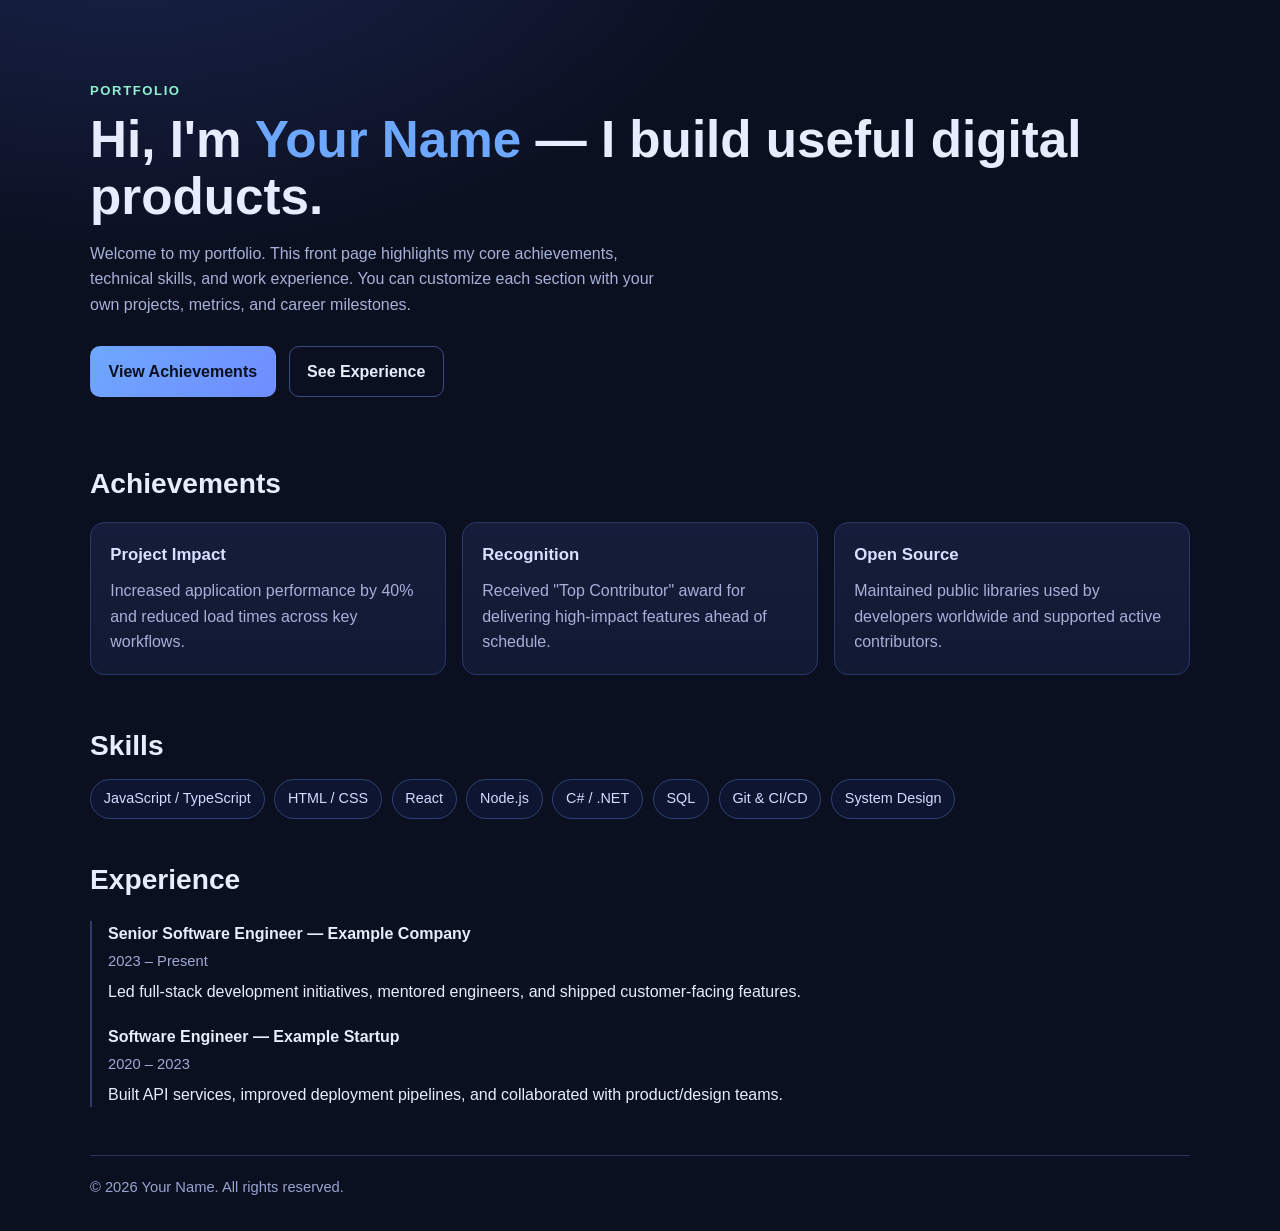
<file: index.html>
<!DOCTYPE html>
<html lang="en">
<head>
  <meta charset="UTF-8" />
  <meta name="viewport" content="width=device-width, initial-scale=1.0" />
  <title>My Portfolio</title>
  <style>
    :root {
      --bg: #0b1020;
      --panel: #121933;
      --text: #e8ecff;
      --muted: #a7b0d6;
      --accent: #6ea8fe;
      --accent-2: #8ef0d0;
      --ring: rgba(110, 168, 254, 0.35);
    }

    * { box-sizing: border-box; }

    body {
      margin: 0;
      font-family: Inter, "Segoe UI", Roboto, Helvetica, Arial, sans-serif;
      background: radial-gradient(1200px 700px at 10% -10%, #1b2550 0%, var(--bg) 55%);
      color: var(--text);
      line-height: 1.6;
    }

    .container {
      width: min(1100px, 92%);
      margin: 0 auto;
    }

    header {
      padding: 5rem 0 4rem;
    }

    .kicker {
      letter-spacing: 0.12em;
      text-transform: uppercase;
      color: var(--accent-2);
      font-weight: 600;
      font-size: 0.82rem;
      margin-bottom: 0.7rem;
    }

    h1 {
      font-size: clamp(2rem, 4vw, 3.6rem);
      line-height: 1.1;
      margin: 0 0 1rem;
    }

    .hero-text {
      max-width: 65ch;
      color: var(--muted);
      margin-bottom: 1.8rem;
    }

    .btn-row {
      display: flex;
      flex-wrap: wrap;
      gap: 0.8rem;
    }

    .btn {
      display: inline-block;
      padding: 0.72rem 1.1rem;
      border-radius: 10px;
      text-decoration: none;
      font-weight: 600;
      border: 1px solid transparent;
      transition: 0.2s ease;
    }

    .btn-primary {
      background: linear-gradient(135deg, var(--accent), #6f8cff);
      color: #0a0f1f;
    }

    .btn-secondary {
      color: var(--text);
      background: transparent;
      border-color: #3b4b80;
    }

    .btn:hover {
      transform: translateY(-2px);
      box-shadow: 0 8px 20px var(--ring);
    }

    .grid {
      display: grid;
      grid-template-columns: repeat(auto-fit, minmax(240px, 1fr));
      gap: 1rem;
      margin: 1rem 0 3rem;
    }

    .card {
      background: linear-gradient(180deg, #151d3a, var(--panel));
      border: 1px solid #2a3768;
      border-radius: 14px;
      padding: 1.2rem;
    }

    .card h3 {
      margin-top: 0;
      margin-bottom: 0.55rem;
      font-size: 1.05rem;
      color: #d8e2ff;
    }

    .card p { margin: 0; color: var(--muted); }

    .section-title {
      margin: 0 0 0.7rem;
      font-size: clamp(1.35rem, 2.2vw, 2rem);
    }

    .pill-wrap {
      display: flex;
      flex-wrap: wrap;
      gap: 0.6rem;
    }

    .pill {
      padding: 0.45rem 0.8rem;
      border-radius: 999px;
      border: 1px solid #304072;
      background: #0e1530;
      color: #d3dcff;
      font-size: 0.9rem;
    }

    .timeline {
      margin: 1.2rem 0 3rem;
      border-left: 2px solid #2d3b6a;
      padding-left: 1rem;
    }

    .timeline-item {
      margin-bottom: 1.2rem;
    }

    .timeline-item h4 {
      margin: 0 0 0.2rem;
      font-size: 1rem;
    }

    .timeline-item .meta {
      color: #9fa9d2;
      font-size: 0.92rem;
      margin-bottom: 0.35rem;
    }

    footer {
      border-top: 1px solid #293660;
      padding: 1.2rem 0 2rem;
      color: #98a4cf;
      font-size: 0.92rem;
    }
  </style>
</head>
<body>
  <header class="container">
    <div class="kicker">Portfolio</div>
    <h1>Hi, I'm <span style="color: var(--accent)">Your Name</span> — I build useful digital products.</h1>
    <p class="hero-text">
      Welcome to my portfolio. This front page highlights my core achievements, technical skills, and work experience.
      You can customize each section with your own projects, metrics, and career milestones.
    </p>
    <div class="btn-row">
      <a class="btn btn-primary" href="#achievements">View Achievements</a>
      <a class="btn btn-secondary" href="#experience">See Experience</a>
    </div>
  </header>

  <main class="container">
    <section id="achievements">
      <h2 class="section-title">Achievements</h2>
      <div class="grid">
        <article class="card">
          <h3>Project Impact</h3>
          <p>Increased application performance by 40% and reduced load times across key workflows.</p>
        </article>
        <article class="card">
          <h3>Recognition</h3>
          <p>Received "Top Contributor" award for delivering high-impact features ahead of schedule.</p>
        </article>
        <article class="card">
          <h3>Open Source</h3>
          <p>Maintained public libraries used by developers worldwide and supported active contributors.</p>
        </article>
      </div>
    </section>

    <section id="skills">
      <h2 class="section-title">Skills</h2>
      <div class="pill-wrap" aria-label="skills list">
        <span class="pill">JavaScript / TypeScript</span>
        <span class="pill">HTML / CSS</span>
        <span class="pill">React</span>
        <span class="pill">Node.js</span>
        <span class="pill">C# / .NET</span>
        <span class="pill">SQL</span>
        <span class="pill">Git & CI/CD</span>
        <span class="pill">System Design</span>
      </div>
    </section>

    <section id="experience" style="margin-top: 2.4rem;">
      <h2 class="section-title">Experience</h2>
      <div class="timeline">
        <div class="timeline-item">
          <h4>Senior Software Engineer — Example Company</h4>
          <div class="meta">2023 – Present</div>
          <div>Led full-stack development initiatives, mentored engineers, and shipped customer-facing features.</div>
        </div>
        <div class="timeline-item">
          <h4>Software Engineer — Example Startup</h4>
          <div class="meta">2020 – 2023</div>
          <div>Built API services, improved deployment pipelines, and collaborated with product/design teams.</div>
        </div>
      </div>
    </section>
  </main>

  <footer class="container">
    © <span id="year"></span> Your Name. All rights reserved.
  </footer>

  <script>
    document.getElementById('year').textContent = new Date().getFullYear();
  </script>
</body>
</html>
</file>
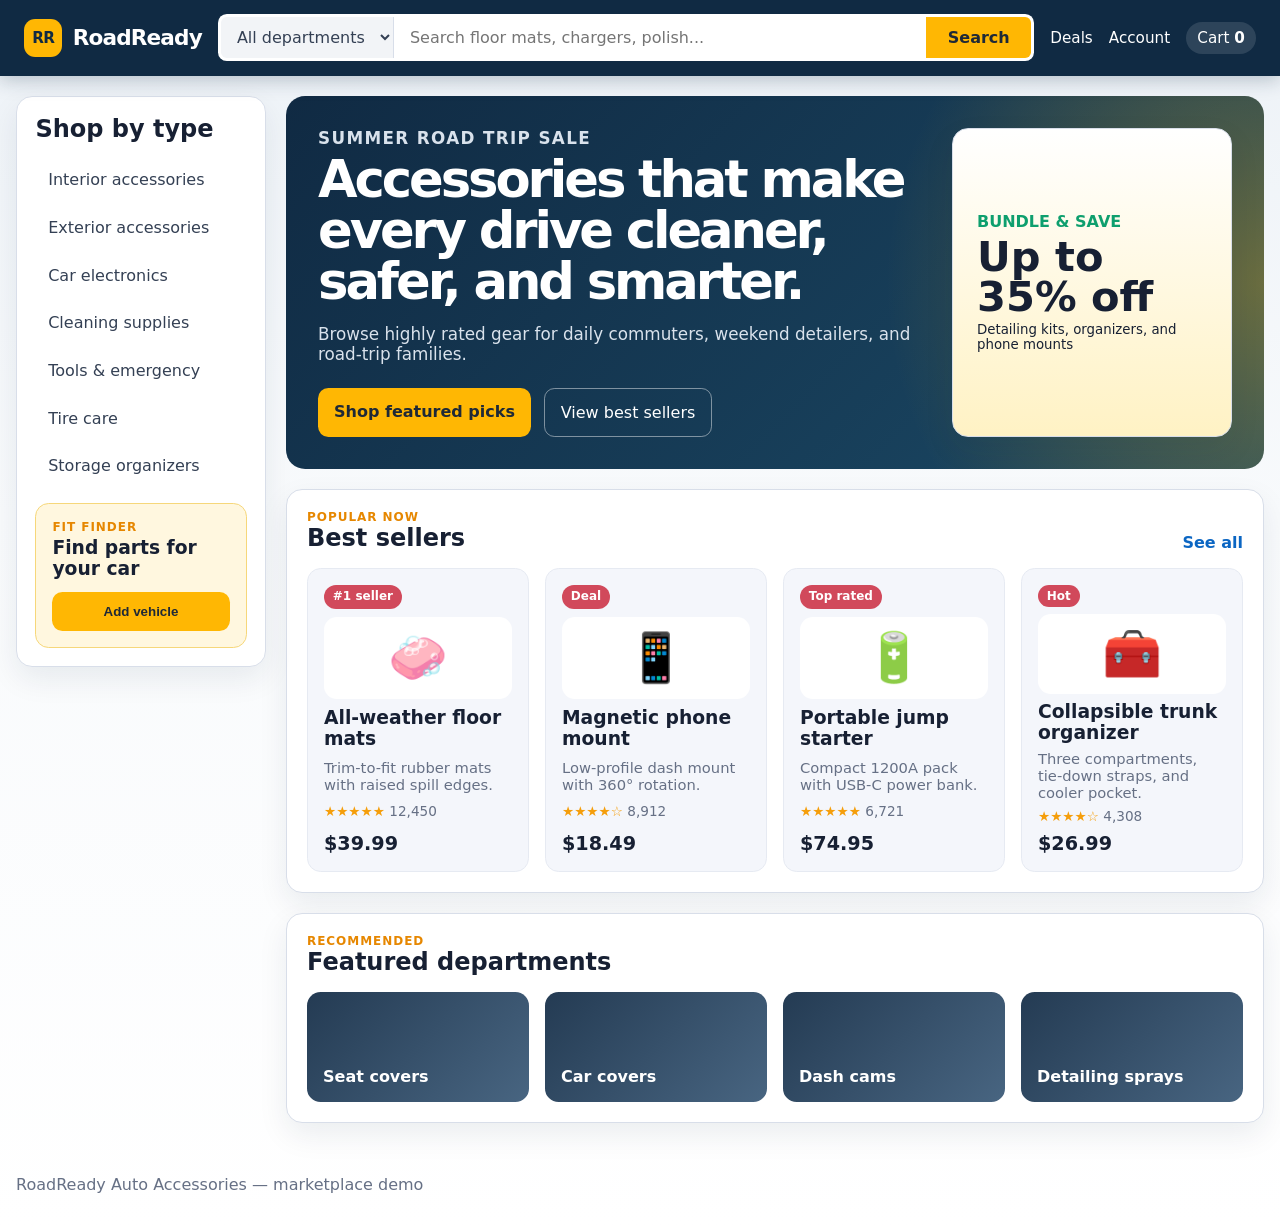
<file: website/index.html>
<!DOCTYPE html>
<html lang="en">
<head>
  <meta charset="UTF-8" />
  <meta name="viewport" content="width=device-width, initial-scale=1.0" />
  <title>RoadReady Auto Accessories</title>
  <link rel="stylesheet" href="styles.css" />
</head>
<body>
  <header class="top-bar">
    <a class="brand" href="#" aria-label="RoadReady home">
      <span class="brand-icon">RR</span>
      <span>RoadReady</span>
    </a>

    <form class="search-panel" id="searchForm" role="search">
      <label class="sr-only" for="productSearch">Search car products</label>
      <select aria-label="Choose product department">
        <option>All departments</option>
        <option>Interior</option>
        <option>Exterior</option>
        <option>Electronics</option>
        <option>Care & cleaning</option>
      </select>
      <input id="productSearch" type="search" placeholder="Search floor mats, chargers, polish..." />
      <button type="submit">Search</button>
    </form>

    <nav class="account-links" aria-label="Account and shopping links">
      <a href="#">Deals</a>
      <a href="#">Account</a>
      <a class="cart-link" href="#">Cart <strong>0</strong></a>
    </nav>
  </header>

  <main class="marketplace-shell">
    <aside class="category-sidebar" aria-label="Product categories">
      <h2>Shop by type</h2>
      <ul>
        <li><a href="#interior">Interior accessories</a></li>
        <li><a href="#exterior">Exterior accessories</a></li>
        <li><a href="#electronics">Car electronics</a></li>
        <li><a href="#cleaning">Cleaning supplies</a></li>
        <li><a href="#tools">Tools & emergency</a></li>
        <li><a href="#tires">Tire care</a></li>
        <li><a href="#storage">Storage organizers</a></li>
      </ul>
      <div class="fit-finder">
        <p class="eyebrow">Fit finder</p>
        <h3>Find parts for your car</h3>
        <button type="button">Add vehicle</button>
      </div>
    </aside>

    <section class="hero" aria-labelledby="hero-heading">
      <div class="hero-copy">
        <p class="eyebrow">Summer road trip sale</p>
        <h1 id="hero-heading">Accessories that make every drive cleaner, safer, and smarter.</h1>
        <p>Browse highly rated gear for daily commuters, weekend detailers, and road-trip families.</p>
        <div class="hero-actions">
          <a class="primary-cta" href="#featured">Shop featured picks</a>
          <a class="secondary-cta" href="#bestsellers">View best sellers</a>
        </div>
      </div>
      <div class="hero-card" aria-label="Featured promotion">
        <span>Bundle & save</span>
        <strong>Up to 35% off</strong>
        <small>Detailing kits, organizers, and phone mounts</small>
      </div>
    </section>

    <section class="best-sellers-window" id="bestsellers" aria-labelledby="bestseller-heading">
      <div class="section-heading">
        <div>
          <p class="eyebrow">Popular now</p>
          <h2 id="bestseller-heading">Best sellers</h2>
        </div>
        <a href="#">See all</a>
      </div>
      <div class="product-grid">
        <article class="product-card" data-keywords="floor mats interior waterproof">
          <span class="badge">#1 seller</span>
          <div class="product-emoji">🧼</div>
          <h3>All-weather floor mats</h3>
          <p>Trim-to-fit rubber mats with raised spill edges.</p>
          <div class="rating">★★★★★ <span>12,450</span></div>
          <strong>$39.99</strong>
        </article>
        <article class="product-card" data-keywords="phone mount electronics dashboard">
          <span class="badge">Deal</span>
          <div class="product-emoji">📱</div>
          <h3>Magnetic phone mount</h3>
          <p>Low-profile dash mount with 360° rotation.</p>
          <div class="rating">★★★★☆ <span>8,912</span></div>
          <strong>$18.49</strong>
        </article>
        <article class="product-card" data-keywords="jump starter emergency battery tools">
          <span class="badge">Top rated</span>
          <div class="product-emoji">🔋</div>
          <h3>Portable jump starter</h3>
          <p>Compact 1200A pack with USB-C power bank.</p>
          <div class="rating">★★★★★ <span>6,721</span></div>
          <strong>$74.95</strong>
        </article>
        <article class="product-card" data-keywords="organizer trunk storage cargo">
          <span class="badge">Hot</span>
          <div class="product-emoji">🧰</div>
          <h3>Collapsible trunk organizer</h3>
          <p>Three compartments, tie-down straps, and cooler pocket.</p>
          <div class="rating">★★★★☆ <span>4,308</span></div>
          <strong>$26.99</strong>
        </article>
      </div>
    </section>

    <section class="featured-deals" id="featured" aria-labelledby="featured-heading">
      <div class="section-heading">
        <div>
          <p class="eyebrow">Recommended</p>
          <h2 id="featured-heading">Featured departments</h2>
        </div>
      </div>
      <div class="deal-row">
        <a id="interior" class="deal-card" href="#">Seat covers</a>
        <a id="exterior" class="deal-card" href="#">Car covers</a>
        <a id="electronics" class="deal-card" href="#">Dash cams</a>
        <a id="cleaning" class="deal-card" href="#">Detailing sprays</a>
      </div>
    </section>
  </main>

  <footer>
    <p>RoadReady Auto Accessories — marketplace demo</p>
  </footer>

  <script src="script.js"></script>
</body>
</html>
</file>
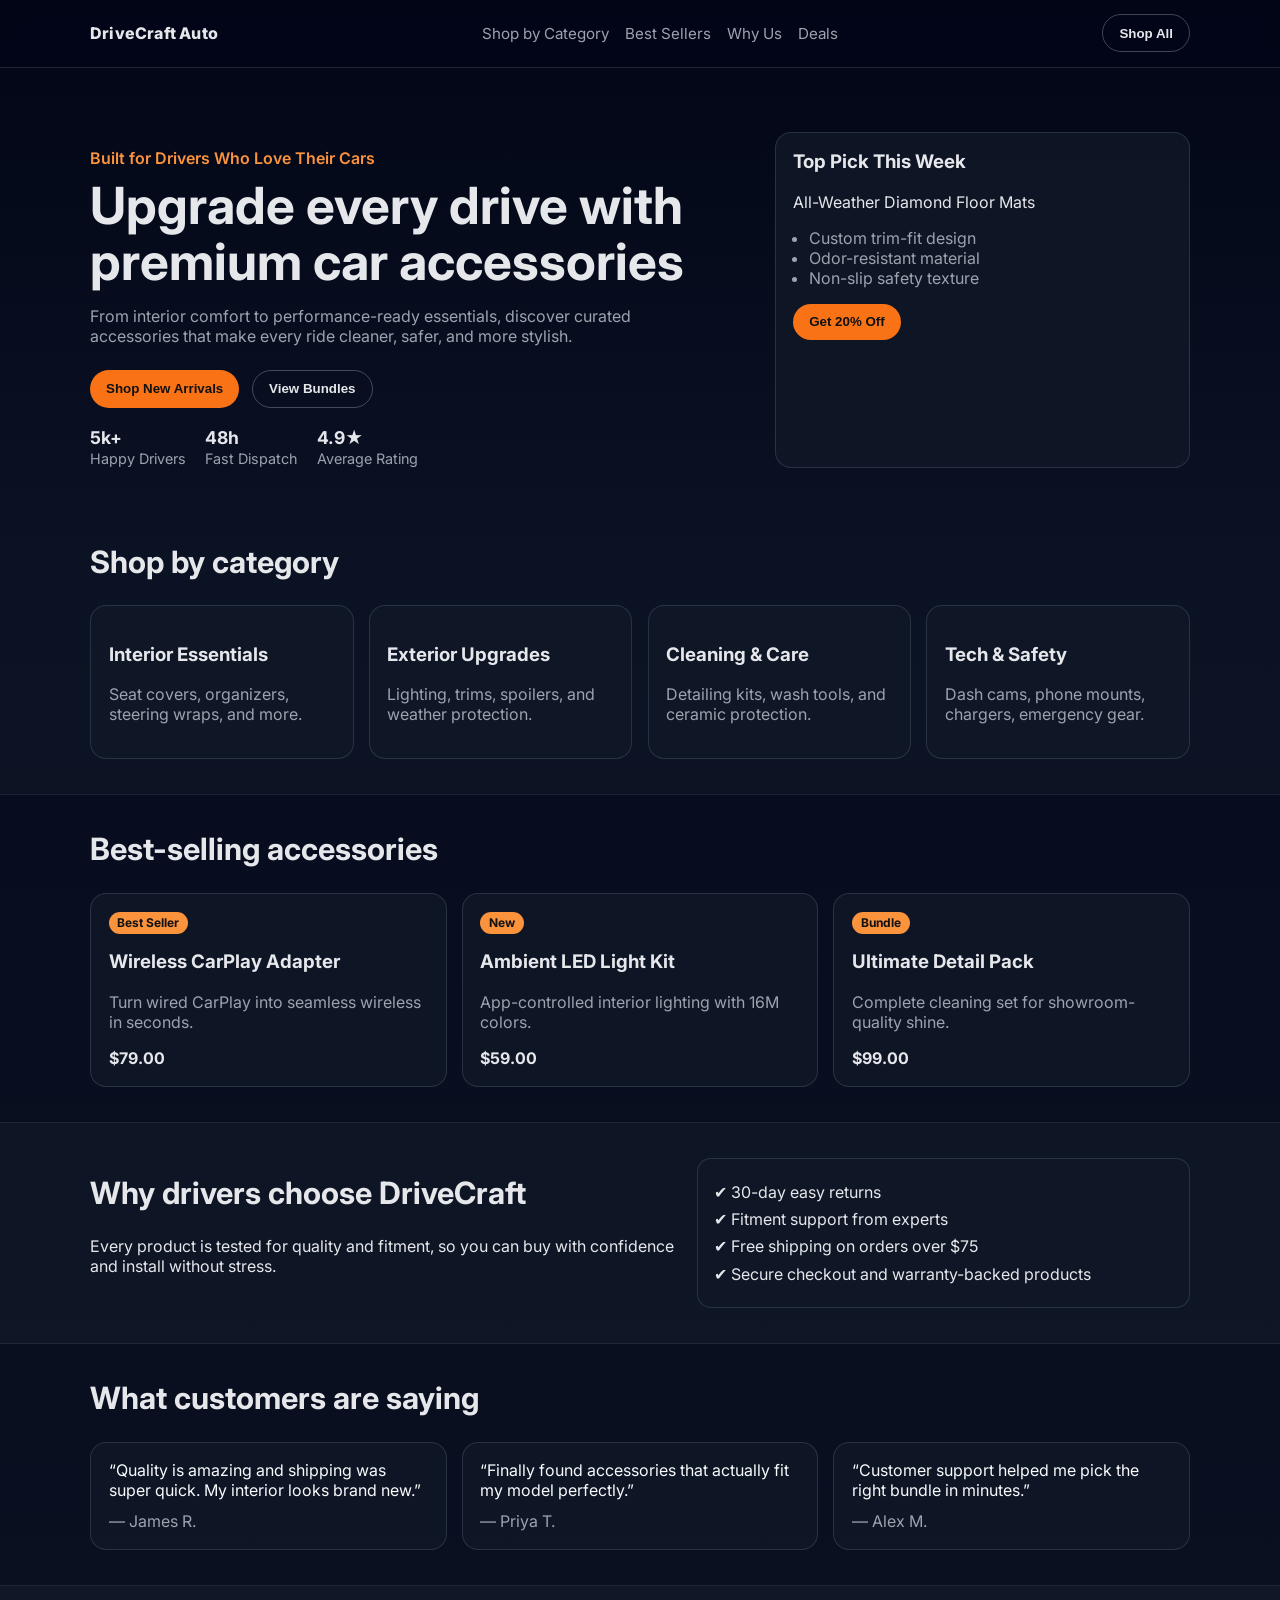
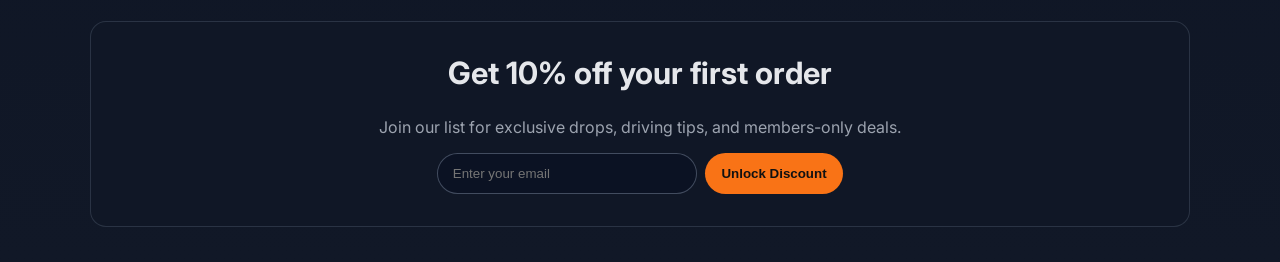
<file: shopify-homepage.html>
<!DOCTYPE html>
<html lang="en">
<head>
  <meta charset="UTF-8" />
  <meta name="viewport" content="width=device-width, initial-scale=1.0" />
  <title>DriveCraft Auto | Premium Car Accessories</title>
  <link rel="preconnect" href="https://fonts.googleapis.com">
  <link rel="preconnect" href="https://fonts.gstatic.com" crossorigin>
  <link href="https://fonts.googleapis.com/css2?family=Inter:wght@400;600;700;800&display=swap" rel="stylesheet">
  <link rel="stylesheet" href="shopify-homepage.css" />
</head>
<body>
  <header class="topbar">
    <div class="container">
      <div class="logo">DriveCraft Auto</div>
      <nav>
        <a href="#categories">Shop by Category</a>
        <a href="#featured">Best Sellers</a>
        <a href="#benefits">Why Us</a>
        <a href="#newsletter">Deals</a>
      </nav>
      <button class="btn btn-outline">Shop All</button>
    </div>
  </header>

  <main>
    <section class="hero">
      <div class="container hero-grid">
        <div class="hero-content">
          <p class="eyebrow">Built for Drivers Who Love Their Cars</p>
          <h1>Upgrade every drive with premium car accessories</h1>
          <p class="hero-text">From interior comfort to performance-ready essentials, discover curated accessories that make every ride cleaner, safer, and more stylish.</p>
          <div class="hero-actions">
            <button class="btn btn-primary">Shop New Arrivals</button>
            <button class="btn btn-outline">View Bundles</button>
          </div>
          <div class="stats">
            <div><strong>5k+</strong><span>Happy Drivers</span></div>
            <div><strong>48h</strong><span>Fast Dispatch</span></div>
            <div><strong>4.9★</strong><span>Average Rating</span></div>
          </div>
        </div>
        <div class="hero-card">
          <h3>Top Pick This Week</h3>
          <p>All-Weather Diamond Floor Mats</p>
          <ul>
            <li>Custom trim-fit design</li>
            <li>Odor-resistant material</li>
            <li>Non-slip safety texture</li>
          </ul>
          <button class="btn btn-primary">Get 20% Off</button>
        </div>
      </div>
    </section>

    <section id="categories" class="section">
      <div class="container">
        <h2>Shop by category</h2>
        <div class="cards grid-4">
          <article class="card"><h3>Interior Essentials</h3><p>Seat covers, organizers, steering wraps, and more.</p></article>
          <article class="card"><h3>Exterior Upgrades</h3><p>Lighting, trims, spoilers, and weather protection.</p></article>
          <article class="card"><h3>Cleaning & Care</h3><p>Detailing kits, wash tools, and ceramic protection.</p></article>
          <article class="card"><h3>Tech & Safety</h3><p>Dash cams, phone mounts, chargers, emergency gear.</p></article>
        </div>
      </div>
    </section>

    <section id="featured" class="section alt">
      <div class="container">
        <h2>Best-selling accessories</h2>
        <div class="cards grid-3">
          <article class="product">
            <span class="tag">Best Seller</span>
            <h3>Wireless CarPlay Adapter</h3>
            <p>Turn wired CarPlay into seamless wireless in seconds.</p>
            <strong>$79.00</strong>
          </article>
          <article class="product">
            <span class="tag">New</span>
            <h3>Ambient LED Light Kit</h3>
            <p>App-controlled interior lighting with 16M colors.</p>
            <strong>$59.00</strong>
          </article>
          <article class="product">
            <span class="tag">Bundle</span>
            <h3>Ultimate Detail Pack</h3>
            <p>Complete cleaning set for showroom-quality shine.</p>
            <strong>$99.00</strong>
          </article>
        </div>
      </div>
    </section>

    <section id="benefits" class="section">
      <div class="container benefits">
        <div>
          <h2>Why drivers choose DriveCraft</h2>
          <p>Every product is tested for quality and fitment, so you can buy with confidence and install without stress.</p>
        </div>
        <ul>
          <li>✔ 30-day easy returns</li>
          <li>✔ Fitment support from experts</li>
          <li>✔ Free shipping on orders over $75</li>
          <li>✔ Secure checkout and warranty-backed products</li>
        </ul>
      </div>
    </section>

    <section class="section testimonials alt">
      <div class="container">
        <h2>What customers are saying</h2>
        <div class="cards grid-3">
          <blockquote class="quote">“Quality is amazing and shipping was super quick. My interior looks brand new.” <cite>— James R.</cite></blockquote>
          <blockquote class="quote">“Finally found accessories that actually fit my model perfectly.” <cite>— Priya T.</cite></blockquote>
          <blockquote class="quote">“Customer support helped me pick the right bundle in minutes.” <cite>— Alex M.</cite></blockquote>
        </div>
      </div>
    </section>

    <section id="newsletter" class="section">
      <div class="container newsletter">
        <h2>Get 10% off your first order</h2>
        <p>Join our list for exclusive drops, driving tips, and members-only deals.</p>
        <form>
          <input type="email" placeholder="Enter your email" aria-label="Email" />
          <button class="btn btn-primary" type="submit">Unlock Discount</button>
        </form>
      </div>
    </section>
  </main>
</body>
</html>
</file>
<file: website/styles.css>
:root {
  --ink: #172033;
  --muted: #667085;
  --line: #d8dee9;
  --surface: #ffffff;
  --surface-soft: #f4f6fb;
  --brand: #102a43;
  --accent: #ffb703;
  --accent-dark: #e68700;
  --success: #0e9f6e;
  font-family: Inter, ui-sans-serif, system-ui, -apple-system, BlinkMacSystemFont, "Segoe UI", Arial, sans-serif;
}

* {
  box-sizing: border-box;
}

body {
  margin: 0;
  color: var(--ink);
  background: linear-gradient(180deg, #edf2f7 0%, #f8fafc 42%, #ffffff 100%);
}

a {
  color: inherit;
  text-decoration: none;
}

.top-bar {
  position: sticky;
  top: 0;
  z-index: 10;
  display: grid;
  grid-template-columns: auto minmax(300px, 1fr) auto;
  gap: 1rem;
  align-items: center;
  padding: 0.9rem 1.5rem;
  color: white;
  background: var(--brand);
  box-shadow: 0 4px 18px rgba(16, 42, 67, 0.25);
}

.brand,
.account-links,
.search-panel {
  display: flex;
  align-items: center;
}

.brand {
  gap: 0.65rem;
  font-size: 1.35rem;
  font-weight: 800;
  letter-spacing: -0.04em;
}

.brand-icon {
  display: grid;
  width: 2.4rem;
  height: 2.4rem;
  place-items: center;
  color: var(--brand);
  background: var(--accent);
  border-radius: 0.7rem;
  font-size: 0.95rem;
}

.search-panel {
  overflow: hidden;
  min-height: 2.8rem;
  background: white;
  border: 3px solid transparent;
  border-radius: 0.55rem;
}

.search-panel:focus-within {
  border-color: var(--accent);
}

.search-panel select,
.search-panel input,
.search-panel button {
  min-height: 2.55rem;
  border: 0;
  font: inherit;
}

.search-panel select {
  width: 12rem;
  padding: 0 0.75rem;
  color: #344054;
  background: #f2f4f7;
  border-right: 1px solid var(--line);
}

.search-panel input {
  width: 100%;
  padding: 0 1rem;
  outline: none;
}

.search-panel button,
.primary-cta,
.fit-finder button {
  cursor: pointer;
  font-weight: 800;
  color: #1f2937;
  background: var(--accent);
}

.search-panel button {
  padding: 0 1.35rem;
}

.search-panel button:hover,
.primary-cta:hover,
.fit-finder button:hover {
  background: var(--accent-dark);
}

.account-links {
  gap: 1rem;
  font-size: 0.95rem;
}

.cart-link {
  padding: 0.45rem 0.7rem;
  background: rgba(255, 255, 255, 0.12);
  border-radius: 999px;
}

.marketplace-shell {
  display: grid;
  grid-template-columns: 250px minmax(0, 1fr);
  gap: 1.25rem;
  max-width: 1280px;
  margin: 1.25rem auto;
  padding: 0 1rem;
}

.category-sidebar,
.best-sellers-window,
.featured-deals,
.hero-card {
  background: var(--surface);
  border: 1px solid var(--line);
  border-radius: 1rem;
  box-shadow: 0 12px 30px rgba(16, 42, 67, 0.08);
}

.category-sidebar {
  grid-row: span 3;
  align-self: start;
  position: sticky;
  top: 5.4rem;
  padding: 1.15rem;
}

.category-sidebar h2,
.section-heading h2 {
  margin: 0;
}

.category-sidebar ul {
  display: grid;
  gap: 0.35rem;
  padding: 0;
  margin: 1rem 0;
  list-style: none;
}

.category-sidebar a {
  display: block;
  padding: 0.72rem 0.8rem;
  color: #344054;
  border-radius: 0.65rem;
}

.category-sidebar a:hover {
  color: var(--brand);
  background: #eef4ff;
}

.fit-finder {
  padding: 1rem;
  margin-top: 1rem;
  background: #fff7df;
  border: 1px solid #f6d77a;
  border-radius: 0.85rem;
}

.fit-finder h3 {
  margin: 0.2rem 0 0.8rem;
}

.fit-finder button {
  width: 100%;
  padding: 0.75rem;
  border: 0;
  border-radius: 0.65rem;
}

.hero {
  display: grid;
  grid-template-columns: minmax(0, 1fr) 280px;
  gap: 1.25rem;
  padding: 2rem;
  color: white;
  background: radial-gradient(circle at right, rgba(255, 183, 3, 0.35), transparent 38%), linear-gradient(135deg, #102a43, #1b4965);
  border-radius: 1.2rem;
  overflow: hidden;
}

.hero h1 {
  max-width: 760px;
  margin: 0.4rem 0 0.8rem;
  font-size: clamp(2rem, 4vw, 4rem);
  line-height: 1;
  letter-spacing: -0.06em;
}

.hero p {
  max-width: 650px;
  color: #d9e2ec;
  font-size: 1.05rem;
}

.hero-actions {
  display: flex;
  flex-wrap: wrap;
  gap: 0.8rem;
  margin-top: 1.5rem;
}

.primary-cta,
.secondary-cta {
  padding: 0.85rem 1rem;
  border-radius: 0.65rem;
}

.secondary-cta {
  color: white;
  border: 1px solid rgba(255, 255, 255, 0.45);
}

.hero-card {
  display: grid;
  align-content: center;
  min-height: 230px;
  padding: 1.5rem;
  color: var(--ink);
  background: linear-gradient(180deg, #ffffff, #fff2c4);
}

.hero-card span {
  color: var(--success);
  font-weight: 800;
  text-transform: uppercase;
}

.hero-card strong {
  margin: 0.4rem 0;
  font-size: 2.6rem;
  line-height: 0.95;
}

.best-sellers-window,
.featured-deals {
  padding: 1.25rem;
}

.section-heading {
  display: flex;
  justify-content: space-between;
  gap: 1rem;
  align-items: end;
  margin-bottom: 1rem;
}

.section-heading a {
  color: #0b66c3;
  font-weight: 700;
}

.eyebrow {
  margin: 0;
  color: var(--accent-dark);
  font-size: 0.75rem;
  font-weight: 800;
  letter-spacing: 0.08em;
  text-transform: uppercase;
}

.product-grid {
  display: grid;
  grid-template-columns: repeat(4, minmax(0, 1fr));
  gap: 1rem;
}

.product-card {
  position: relative;
  display: grid;
  gap: 0.45rem;
  min-height: 260px;
  padding: 1rem;
  background: var(--surface-soft);
  border: 1px solid #e6eaf2;
  border-radius: 0.85rem;
}

.product-card[hidden] {
  display: none;
}

.badge {
  justify-self: start;
  padding: 0.25rem 0.55rem;
  color: white;
  background: #d1495b;
  border-radius: 999px;
  font-size: 0.75rem;
  font-weight: 800;
}

.product-emoji {
  display: grid;
  place-items: center;
  min-height: 80px;
  font-size: 3rem;
  background: white;
  border-radius: 0.8rem;
}

.product-card h3,
.product-card p {
  margin: 0;
}

.product-card p {
  color: var(--muted);
  font-size: 0.92rem;
}

.rating {
  color: #f59e0b;
  font-size: 0.85rem;
}

.rating span {
  color: var(--muted);
}

.product-card strong {
  align-self: end;
  font-size: 1.2rem;
}

.deal-row {
  display: grid;
  grid-template-columns: repeat(4, minmax(0, 1fr));
  gap: 1rem;
}

.deal-card {
  min-height: 110px;
  padding: 1rem;
  display: grid;
  place-items: end start;
  color: white;
  font-weight: 800;
  border-radius: 0.85rem;
  background: linear-gradient(135deg, #243b53, #486581);
}

footer {
  max-width: 1280px;
  margin: 0 auto;
  padding: 1rem;
  color: var(--muted);
}

.sr-only {
  position: absolute;
  width: 1px;
  height: 1px;
  padding: 0;
  margin: -1px;
  overflow: hidden;
  clip: rect(0, 0, 0, 0);
  white-space: nowrap;
  border: 0;
}

@media (max-width: 980px) {
  .top-bar,
  .marketplace-shell,
  .hero {
    grid-template-columns: 1fr;
  }

  .category-sidebar {
    position: static;
    grid-row: auto;
  }

  .product-grid,
  .deal-row {
    grid-template-columns: repeat(2, minmax(0, 1fr));
  }
}

@media (max-width: 640px) {
  .search-panel {
    display: grid;
    grid-template-columns: 1fr auto;
  }

  .search-panel select {
    grid-column: span 2;
    width: 100%;
    border-right: 0;
    border-bottom: 1px solid var(--line);
  }

  .product-grid,
  .deal-row {
    grid-template-columns: 1fr;
  }
}
</file>
<file: shopify-homepage.css>
:root {
  --bg: #0f172a;
  --surface: #111827;
  --card: #1f2937;
  --text: #e5e7eb;
  --muted: #9ca3af;
  --accent: #f97316;
  --accent-2: #fb923c;
  --light: #f8fafc;
}

* { box-sizing: border-box; }
body {
  margin: 0;
  font-family: 'Inter', sans-serif;
  color: var(--text);
  background: linear-gradient(180deg, #020617, #0b1223 30%, #111827);
}
.container { width: min(1100px, 92vw); margin: 0 auto; }
.topbar {
  position: sticky;
  top: 0;
  background: rgba(2, 6, 23, 0.88);
  backdrop-filter: blur(8px);
  border-bottom: 1px solid rgba(148, 163, 184, 0.2);
  z-index: 10;
}
.topbar .container {
  display: flex;
  align-items: center;
  justify-content: space-between;
  padding: 0.9rem 0;
  gap: 1rem;
}
.logo { font-weight: 800; letter-spacing: 0.2px; }
nav { display: flex; gap: 1rem; flex-wrap: wrap; }
nav a { color: var(--muted); text-decoration: none; font-size: 0.95rem; }
nav a:hover { color: var(--text); }

.hero { padding: 4rem 0 2.5rem; }
.hero-grid {
  display: grid;
  grid-template-columns: 1.6fr 1fr;
  gap: 1.25rem;
}
.eyebrow { color: var(--accent-2); font-weight: 600; margin-bottom: 0.6rem; }
h1 { font-size: clamp(2rem, 4vw, 3.2rem); line-height: 1.1; margin: 0; }
.hero-text { color: var(--muted); margin: 1rem 0 1.5rem; max-width: 60ch; }
.hero-card,
.card,
.product,
.quote,
.newsletter {
  background: rgba(17, 24, 39, 0.8);
  border: 1px solid rgba(148, 163, 184, 0.2);
  border-radius: 16px;
  padding: 1.1rem;
}
.hero-card h3 { margin-top: 0; }
.hero-card ul { padding-left: 1rem; color: var(--muted); }
.hero-actions { display: flex; gap: 0.8rem; margin-bottom: 1.2rem; flex-wrap: wrap; }
.stats { display: flex; gap: 1.2rem; flex-wrap: wrap; }
.stats strong { display: block; font-size: 1.1rem; }
.stats span { color: var(--muted); font-size: 0.9rem; }

.btn {
  border: 0;
  border-radius: 999px;
  padding: 0.65rem 1rem;
  font-weight: 700;
  cursor: pointer;
}
.btn-primary { background: var(--accent); color: #111; }
.btn-primary:hover { background: var(--accent-2); }
.btn-outline {
  background: transparent;
  color: var(--text);
  border: 1px solid rgba(148, 163, 184, 0.4);
}

.section { padding: 2.2rem 0; }
.section h2 { margin-top: 0; font-size: clamp(1.4rem, 2.4vw, 2rem); }
.alt { background: rgba(2, 6, 23, 0.4); border-block: 1px solid rgba(148, 163, 184, 0.15); }
.cards { display: grid; gap: 0.95rem; }
.grid-4 { grid-template-columns: repeat(4, 1fr); }
.grid-3 { grid-template-columns: repeat(3, 1fr); }
.card p,
.product p,
.newsletter p { color: var(--muted); }
.tag {
  font-size: 0.75rem;
  font-weight: 700;
  color: #111;
  background: var(--accent-2);
  border-radius: 999px;
  padding: 0.2rem 0.55rem;
}
.benefits {
  display: grid;
  grid-template-columns: 1.2fr 1fr;
  gap: 1rem;
  align-items: center;
}
.benefits ul {
  margin: 0;
  padding: 1rem;
  border-radius: 14px;
  list-style: none;
  background: rgba(17, 24, 39, 0.75);
  border: 1px solid rgba(148, 163, 184, 0.2);
}
.benefits li { margin: 0.45rem 0; }
.quote { color: var(--light); margin: 0; }
.quote cite { color: var(--muted); font-style: normal; display: block; margin-top: 0.7rem; }

.newsletter {
  text-align: center;
  padding: 2rem;
}
.newsletter form {
  margin-top: 1rem;
  display: flex;
  justify-content: center;
  gap: 0.5rem;
  flex-wrap: wrap;
}
.newsletter input {
  min-width: 260px;
  border-radius: 999px;
  border: 1px solid rgba(148, 163, 184, 0.4);
  background: #0b1223;
  color: var(--text);
  padding: 0.75rem 0.9rem;
}

@media (max-width: 900px) {
  .hero-grid,
  .benefits,
  .grid-4,
  .grid-3 { grid-template-columns: 1fr; }
  nav { display: none; }
}
</file>
